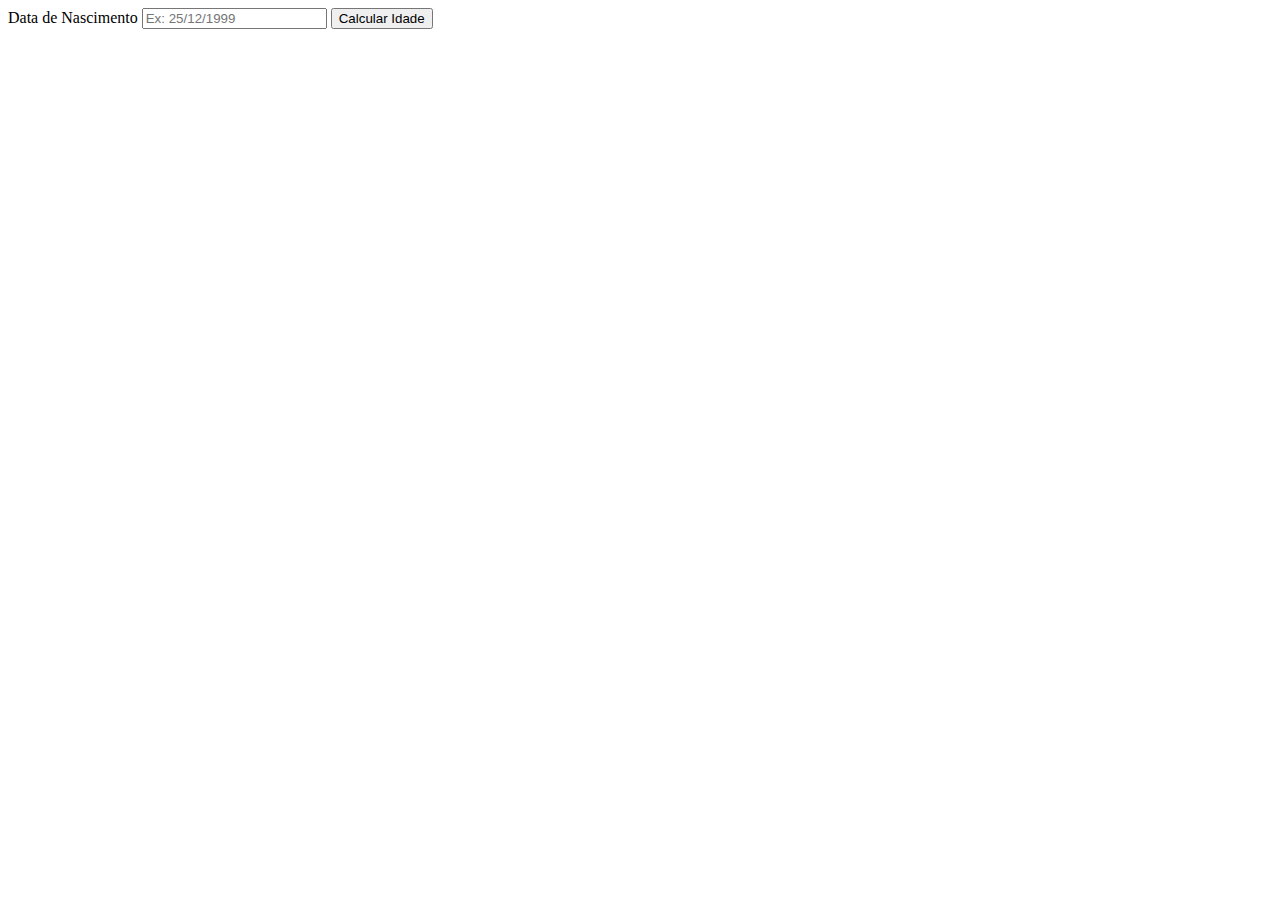
<file: Ex_7/index.html>
<!DOCTYPE html>
<html lang="pt-BR">
<head>
    <meta charset="UTF-8">
    <meta name="viewport" content="width=device-width, initial-scale=1.0">
    <script src="script.js" defer></script>
    <title>Ex. 7</title>
</head>
<body>
    <label for="dataNascimento">Data de Nascimento</label>
    <input type="text" id="dataNascimento" placeholder="Ex: 25/12/1999">
    <button onclick="calcularIdade()">Calcular Idade</button>
    <p id="resultado"></p>
</body>
</html>
</file>
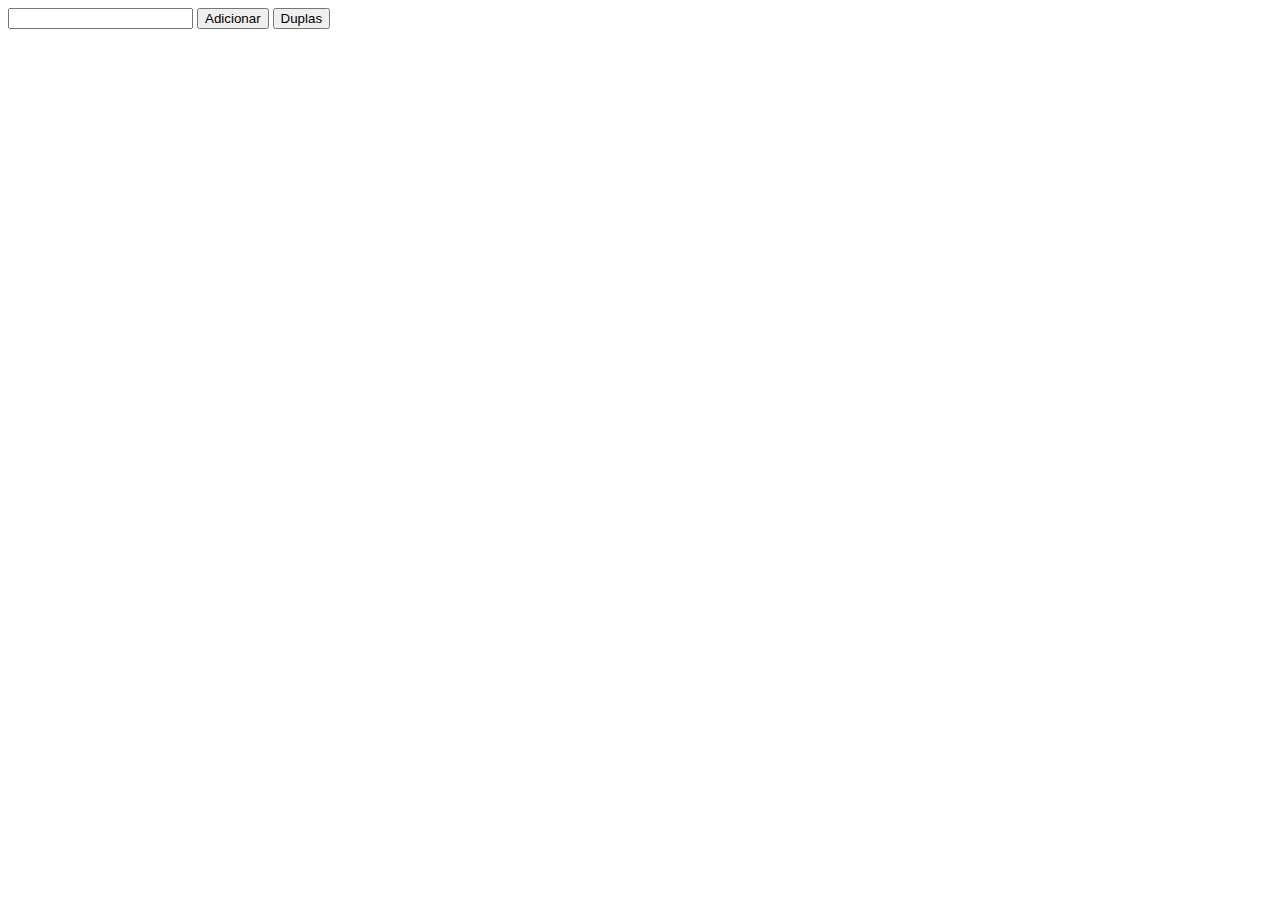
<file: Ex_8/index.html>
<!DOCTYPE html>
<html lang="pt-BR">
  <head>
    <meta charset="UTF-8" />
    <meta name="viewport" content="width=device-width, initial-scale=1.0" />
    <script src="script.js" defer></script>
  </head>
  <body>

  <input id="nome">
  <button onclick="add()">Adicionar</button>
  <button onclick="duplas()">Duplas</button>

  <ul id="saida"></ul>

  </body>
</html>
</file>
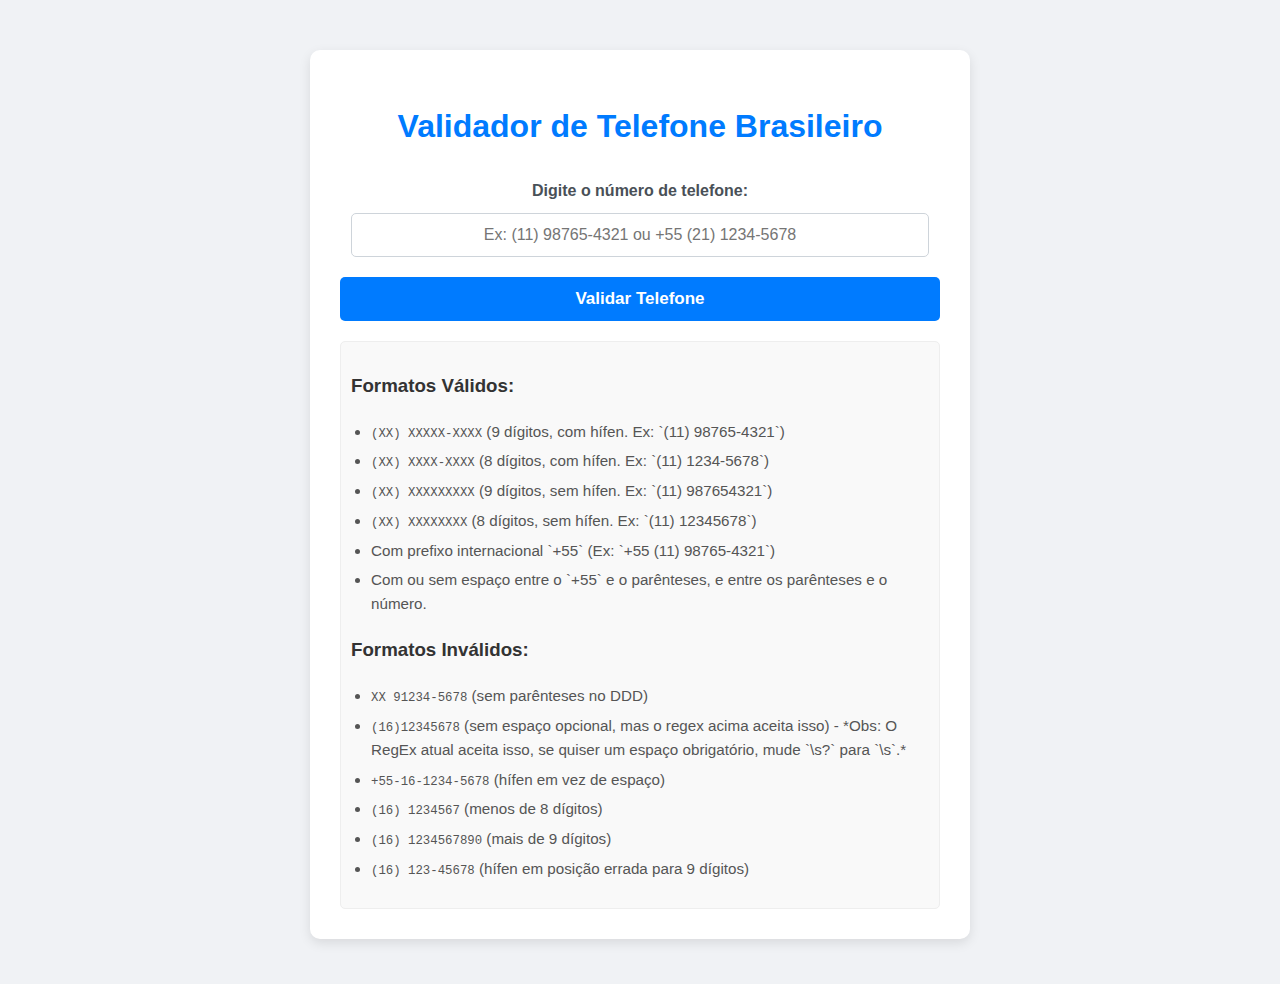
<file: Ex_9/index.html>
<!DOCTYPE html>
<html lang="pt-br">
<head>
    <meta charset="UTF-8">
    <meta name="viewport" content="width=device-width, initial-scale=1.0">
    <title>Validador de Telefone Brasileiro</title>
    <script src="script.js" defer></script>
    <link rel="stylesheet" href="style.css">
</head>
<body>
    <div class="container">
        <h1>Validador de Telefone Brasileiro</h1>
        <label for="telefoneInput">Digite o número de telefone: </label>
        <input type="text" id="telefoneInput" placeholder="Ex: (11) 98765-4321 ou +55 (21) 1234-5678">
        <button id="btnValidar">Validar Telefone</button>
        <p id="resultado"></p>
        <div class="examples">
            <h3>Formatos Válidos:</h3>
            <ul>
                <li><code>(XX) XXXXX-XXXX</code> (9 dígitos, com hífen. Ex: `(11) 98765-4321`)</li>
                <li><code>(XX) XXXX-XXXX</code> (8 dígitos, com hífen. Ex: `(11) 1234-5678`)</li>
                <li><code>(XX) XXXXXXXXX</code> (9 dígitos, sem hífen. Ex: `(11) 987654321`)</li>
                <li><code>(XX) XXXXXXXX</code> (8 dígitos, sem hífen. Ex: `(11) 12345678`)</li>
                <li>Com prefixo internacional `+55` (Ex: `+55 (11) 98765-4321`)</li>
                <li>Com ou sem espaço entre o `+55` e o parênteses, e entre os parênteses e o número.</li>
            </ul>
            <h3>Formatos Inválidos:</h3>
            <ul>
                <li><code>XX 91234-5678</code> (sem parênteses no DDD)</li>
                <li><code>(16)12345678</code> (sem espaço opcional, mas o regex acima aceita isso) - *Obs: O RegEx atual aceita isso, se quiser um espaço obrigatório, mude `\s?` para `\s`.*</li>
                <li><code>+55-16-1234-5678</code> (hífen em vez de espaço)</li>
                <li><code>(16) 1234567</code> (menos de 8 dígitos)</li>
                <li><code>(16) 1234567890</code> (mais de 9 dígitos)</li>
                <li><code>(16) 123-45678</code> (hífen em posição errada para 9 dígitos)</li>
            </ul>
        </div>
    </div>
</body>
</html>
</file>
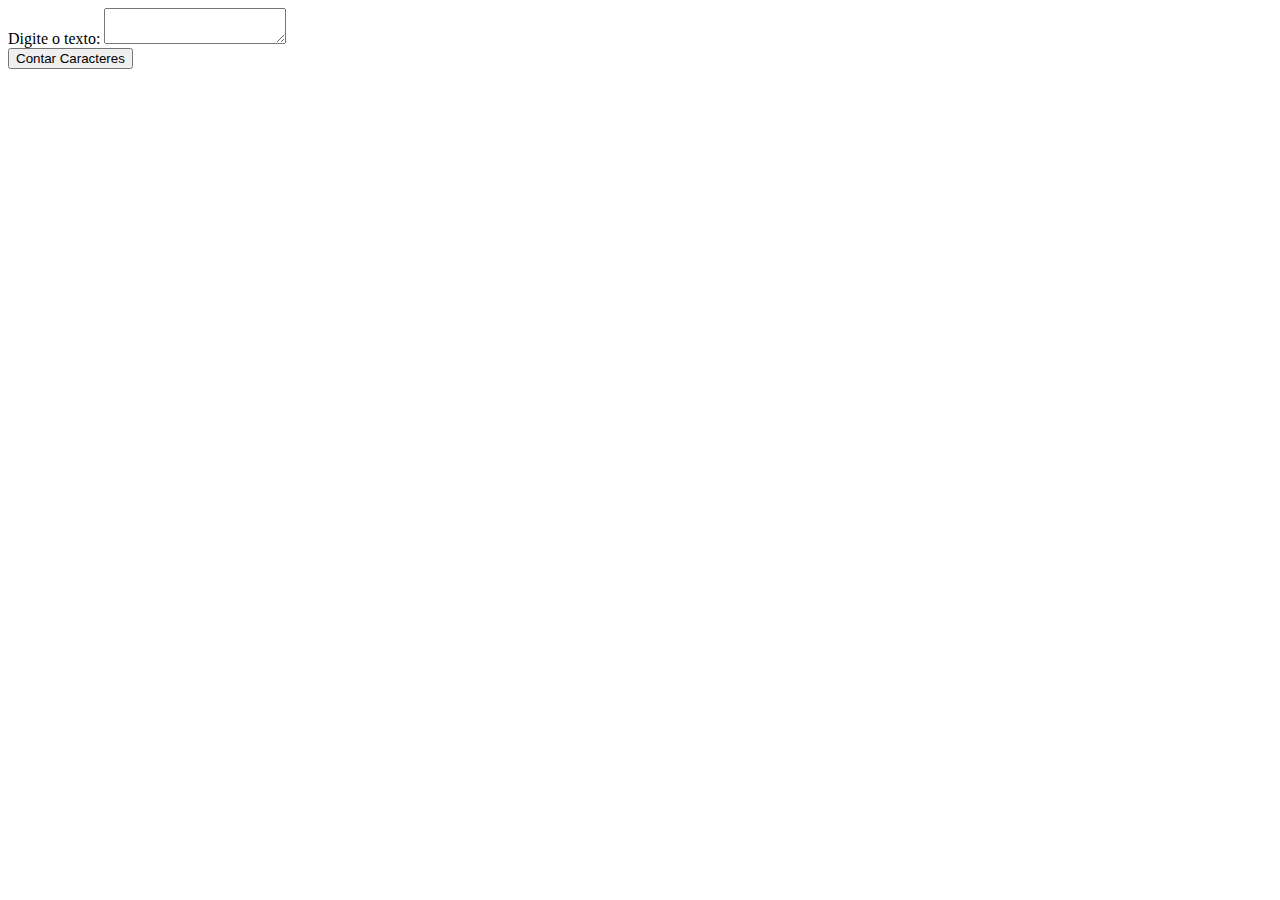
<file: Ex_6/ex3.html>
<!DOCTYPE html>
<html lang="en">
<head>
    <meta charset="UTF-8">
    <meta name="viewport" content="width=device-width, initial-scale=1.0">
    <script src="js/ex3.js" defer></script>
</head>
<body>
    <div>
        <label for="texto">Digite o texto:</label>
        <textarea id="texto"></textarea>
    </div>

    <button id="contarBtn">Contar Caracteres</button>

    <div id="resultado"></div>
</body>
</html>
</file>
<file: Ex_9/style.css>
body {
    font-family: 'Segoe UI', Tahoma, Geneva, Verdana, sans-serif;
    margin: 20px;
    background-color: #f0f2f5;
    color: #333;
    line-height: 1.6;
}
.container {
    background-color: #ffffff;
    padding: 30px;
    border-radius: 10px;
    box-shadow: 0 4px 12px rgba(0,0,0,0.1);
    max-width: 600px;
    margin: 50px auto;
    text-align: center;
}
h1 {
    color: #007bff;
    margin-bottom: 25px;
}

label {
    display: block;
    margin-bottom: 10px;
    font-weight: bold;
    color: #495057;
}

input[type="text"] {
    width: calc(100% - 22px);
    padding: 12px;
    margin-bottom: 20px;
    border: 1px solid #ced4da;
    border-radius: 5px;
    box-sizing: border-box;
    font-size: 16px;
    text-align: center;
}

button {
    padding: 12px 25px;
    border: none;
    border-radius: 5px;
    background-color: #007bff;
    color: white;
    cursor: pointer;
    font-size: 17px;
    font-weight: bold;
    transition: background-color 0.3s ease;
    width: 100%;
}

button:hover {
    background-color: #0056b3;
}

#resultado {
    margin-top: 25px;
    padding: 15px;
    border-radius: 8px;
    font-size: 1.2em;
    font-weight: bold;
    display: none; /* Inicia oculto */
}

#resultado.valido {
    background-color: #d4edda;
    color: #155724;
    border: 1px solid #c3e6cb;
}

#resultado.invalido {
    background-color: #f8d7da;
    color: #721c24;
    border: 1px solid #f5c6cb;
}

.examples {
    margin-top: 20px;
    text-align: left;
    padding: 10px;
    background-color: #f9f9f9;
    border-radius: 5px;
    border: 1px solid #eee;
}

.examples ul {
    list-style-type: disc;
    margin-left: 20px;
    padding: 0;
}

.examples li {
    margin-bottom: 5px;
    font-size: 0.95em;
    color: #555;
}
</file>
